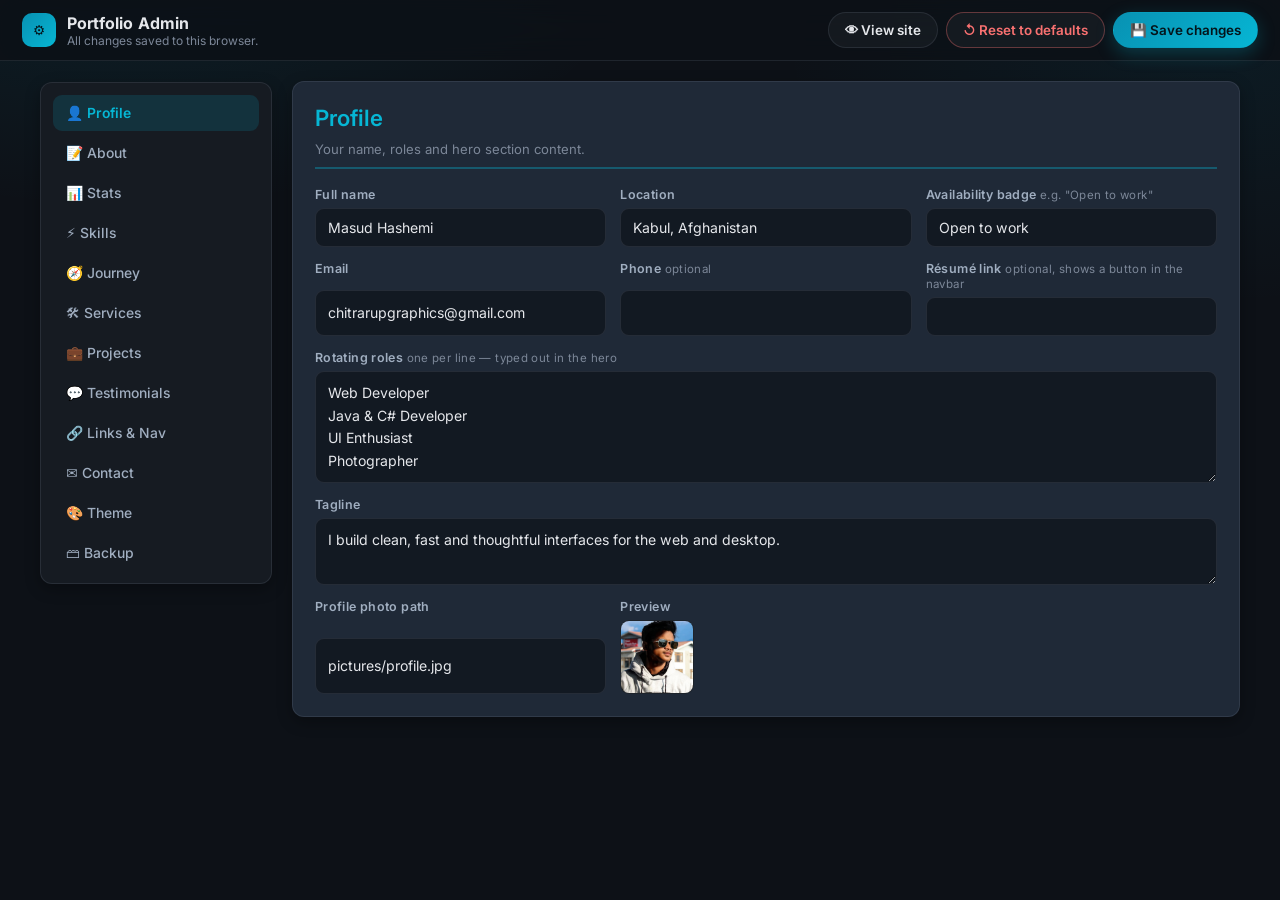
<file: admin.html>
<!DOCTYPE html>
<html lang="en">

<head>
  <meta charset="UTF-8" />
  <meta name="viewport" content="width=device-width, initial-scale=1.0" />
  <meta name="robots" content="noindex" />
  <title>Portfolio Admin</title>
  <link rel="stylesheet" href="admin.css" />
</head>

<body>

  <header class="admin-top">
    <div class="admin-brand">
      <span class="mark">⚙</span>
      <div>
        <h1>Portfolio Admin <span class="dirty-dot" id="dirtyDot" title="Unsaved changes"></span></h1>
        <p id="savedInfo">Edit every detail of your site — no code required.</p>
      </div>
    </div>

    <div class="admin-actions" id="adminActions">
      <a class="btn" href="index.html" target="_blank" rel="noopener">👁 View site</a>
      <button class="btn btn-danger" id="resetBtn">↺ Reset to defaults</button>
      <button class="btn btn-primary" id="saveBtn">💾 Save changes</button>
    </div>
  </header>

  <div class="admin-layout">

    <nav class="admin-nav" id="adminNav">
      <button class="active" data-panel="profile">👤 Profile</button>
      <button data-panel="about">📝 About</button>
      <button data-panel="stats">📊 Stats</button>
      <button data-panel="skills">⚡ Skills</button>
      <button data-panel="journey">🧭 Journey</button>
      <button data-panel="services">🛠 Services</button>
      <button data-panel="projects">💼 Projects</button>
      <button data-panel="testimonials">💬 Testimonials</button>
      <button data-panel="socials">🔗 Links &amp; Nav</button>
      <button data-panel="contact">✉️ Contact</button>
      <button data-panel="theme">🎨 Theme</button>
      <button data-panel="data">🗃 Backup</button>
    </nav>

    <main class="admin-main">

      <!-- ---------- PROFILE ---------- -->
      <section class="panel active" id="panel-profile">
        <div class="panel-head">
          <h2>Profile</h2>
          <p>Your name, roles and hero section content.</p>
        </div>

        <div class="field-grid">
          <div class="field">
            <label for="p-name">Full name</label>
            <input type="text" id="p-name" data-bind="profile.name" />
          </div>
          <div class="field">
            <label for="p-location">Location</label>
            <input type="text" id="p-location" data-bind="profile.location" />
          </div>
          <div class="field">
            <label for="p-availability">Availability badge <span class="hint">e.g. "Open to work"</span></label>
            <input type="text" id="p-availability" data-bind="profile.availability" />
          </div>
          <div class="field">
            <label for="p-email">Email</label>
            <input type="email" id="p-email" data-bind="profile.email" />
          </div>
          <div class="field">
            <label for="p-phone">Phone <span class="hint">optional</span></label>
            <input type="text" id="p-phone" data-bind="profile.phone" />
          </div>
          <div class="field">
            <label for="p-resume">Résumé link <span class="hint">optional, shows a button in the navbar</span></label>
            <input type="text" id="p-resume" data-bind="profile.resumeUrl" />
          </div>
          <div class="field full">
            <label for="p-roles">Rotating roles <span class="hint">one per line — typed out in the hero</span></label>
            <textarea id="p-roles" rows="4" data-bind="profile.roles" data-type="lines"></textarea>
          </div>
          <div class="field full">
            <label for="p-tagline">Tagline</label>
            <textarea id="p-tagline" rows="2" data-bind="profile.tagline"></textarea>
          </div>
          <div class="field">
            <label for="p-photo">Profile photo path</label>
            <input type="text" id="p-photo" data-bind="profile.photo" data-preview="p-photo-prev" />
          </div>
          <div class="field">
            <label>Preview</label>
            <img class="thumb-preview" id="p-photo-prev" src="" alt="" />
          </div>
        </div>
      </section>

      <!-- ---------- ABOUT ---------- -->
      <section class="panel" id="panel-about">
        <div class="panel-head">
          <h2>About</h2>
          <p>The introduction paragraph and its bullet highlights.</p>
        </div>

        <div class="field-grid">
          <div class="field full">
            <label for="a-heading">Section heading</label>
            <input type="text" id="a-heading" data-bind="about.heading" />
          </div>
          <div class="field full">
            <label for="a-body">About text</label>
            <textarea id="a-body" rows="6" data-bind="about.body"></textarea>
          </div>
          <div class="field full">
            <label for="a-highlights">Highlights <span class="hint">one per line</span></label>
            <textarea id="a-highlights" rows="4" data-bind="about.highlights" data-type="lines"></textarea>
          </div>
        </div>
      </section>

      <!-- ---------- REPEATER PANELS ---------- -->
      <section class="panel" id="panel-stats">
        <div class="panel-head">
          <h2>Stats</h2>
          <button class="btn btn-sm" data-add="stats">+ Add stat</button>
          <p>The counting figures shown under the hero.</p>
        </div>
        <div class="item-list" id="list-stats"></div>
      </section>

      <section class="panel" id="panel-skills">
        <div class="panel-head">
          <h2>Skills &amp; Certificates</h2>
          <button class="btn btn-sm" data-add="skills">+ Add skill</button>
          <p>Each skill shows a badge, a proficiency bar and its certificate modal.</p>
        </div>
        <div class="item-list" id="list-skills"></div>
      </section>

      <section class="panel" id="panel-journey">
        <div class="panel-head">
          <h2>Journey</h2>
          <button class="btn btn-sm" data-add="journey">+ Add entry</button>
          <p>Experience and education, shown as a timeline in the order listed here.</p>
        </div>
        <div class="item-list" id="list-journey"></div>
      </section>

      <section class="panel" id="panel-services">
        <div class="panel-head">
          <h2>Services</h2>
          <button class="btn btn-sm" data-add="services">+ Add service</button>
          <p>What you offer. The icon field takes any emoji.</p>
        </div>
        <div class="item-list" id="list-services"></div>
      </section>

      <section class="panel" id="panel-projects">
        <div class="panel-head">
          <h2>Projects</h2>
          <button class="btn btn-sm" data-add="projects">+ Add project</button>
          <p>Tags become the filter buttons on the site.</p>
        </div>
        <div class="item-list" id="list-projects"></div>
      </section>

      <section class="panel" id="panel-testimonials">
        <div class="panel-head">
          <h2>Testimonials</h2>
          <button class="btn btn-sm" data-add="testimonials">+ Add testimonial</button>
          <p>Leave this list empty to hide the section entirely.</p>
        </div>
        <div class="item-list" id="list-testimonials"></div>
      </section>

      <section class="panel" id="panel-socials">
        <div class="panel-head">
          <h2>Links &amp; Navigation</h2>
          <p>Social icons appear in the hero and footer. Nav targets must match a section id.</p>
        </div>

        <div class="panel-head" style="border:none;margin-top:6px;padding:0">
          <h2 style="font-size:1.05rem">Social links</h2>
          <button class="btn btn-sm" data-add="socials">+ Add link</button>
        </div>
        <div class="item-list" id="list-socials"></div>

        <div class="panel-head" style="border:none;margin-top:22px;padding:0">
          <h2 style="font-size:1.05rem">Navigation menu</h2>
          <button class="btn btn-sm" data-add="nav">+ Add item</button>
        </div>
        <div class="item-list" id="list-nav"></div>
      </section>

      <!-- ---------- CONTACT ---------- -->
      <section class="panel" id="panel-contact">
        <div class="panel-head">
          <h2>Contact</h2>
          <p>The contact form opens the visitor's mail app addressed to you.</p>
        </div>

        <div class="field-grid">
          <div class="field">
            <label for="c-heading">Heading</label>
            <input type="text" id="c-heading" data-bind="contact.heading" />
          </div>
          <div class="field">
            <label for="c-email">Contact email</label>
            <input type="email" id="c-email" data-bind="contact.email" />
          </div>
          <div class="field">
            <label for="c-phone">Phone <span class="hint">optional</span></label>
            <input type="text" id="c-phone" data-bind="contact.phone" />
          </div>
          <div class="field">
            <label for="c-location">Location</label>
            <input type="text" id="c-location" data-bind="contact.location" />
          </div>
          <div class="field full">
            <label for="c-blurb">Intro line</label>
            <textarea id="c-blurb" rows="2" data-bind="contact.blurb"></textarea>
          </div>
          <div class="field full">
            <label class="check">
              <input type="checkbox" id="c-form" data-bind="contact.formEnabled" data-type="bool" />
              Show the message form
            </label>
          </div>
          <div class="field full">
            <label for="f-text">Footer text</label>
            <input type="text" id="f-text" data-bind="footer.text" />
          </div>
        </div>
      </section>

      <!-- ---------- THEME ---------- -->
      <section class="panel" id="panel-theme">
        <div class="panel-head">
          <h2>Theme &amp; Meta</h2>
          <p>Browser tab title, icon and the accent colour used across the site.</p>
        </div>

        <div class="field-grid">
          <div class="field full">
            <label for="m-title">Browser tab title</label>
            <input type="text" id="m-title" data-bind="meta.siteTitle" />
          </div>
          <div class="field">
            <label for="m-favicon">Favicon emoji</label>
            <input type="text" id="m-favicon" data-bind="meta.favicon" maxlength="4" />
          </div>
          <div class="field">
            <label for="m-accent">Accent colour</label>
            <input type="color" id="m-accent" data-bind="meta.accent" />
          </div>
          <div class="field">
            <label for="m-accent2">Accent (deep)</label>
            <input type="color" id="m-accent2" data-bind="meta.accentSoft" />
          </div>
        </div>
      </section>

      <!-- ---------- DATA ---------- -->
      <section class="panel" id="panel-data">
        <div class="panel-head">
          <h2>Backup &amp; Publish</h2>
          <p>Saved edits live in this browser only. Download the data file and replace
            <code>portfolio-data.js</code> in your project to publish them for everyone.</p>
        </div>

        <div class="data-grid">
          <div class="data-card">
            <h3>Publish permanently</h3>
            <p>Downloads a ready-made <code>portfolio-data.js</code>. Drop it into your project folder,
              replacing the old one, and commit.</p>
            <button class="btn btn-primary" id="downloadJsBtn">⬇ Download data file</button>
          </div>

          <div class="data-card">
            <h3>Export / import JSON</h3>
            <p>Keep a backup of your content, or move it to another browser or machine.</p>
            <div class="admin-actions">
              <button class="btn" id="exportBtn">⬇ Export JSON</button>
              <button class="btn" id="importBtn">⬆ Import JSON</button>
              <input type="file" id="importFile" accept="application/json,.json" hidden />
            </div>
          </div>

          <div class="data-card" style="grid-column:1/-1">
            <h3>Raw content</h3>
            <p>Advanced: edit the JSON directly, then apply it. Invalid JSON is rejected.</p>
            <textarea class="json-view" id="jsonView" spellcheck="false"></textarea>
            <div class="admin-actions" style="margin-top:12px">
              <button class="btn" id="applyJsonBtn">Apply JSON</button>
              <button class="btn" id="refreshJsonBtn">Refresh view</button>
            </div>
          </div>
        </div>
      </section>

    </main>
  </div>

  <div class="toast" id="toast"></div>

  <script src="portfolio-data.js"></script>
  <script src="admin.js"></script>
</body>

</html>
</file>
<file: admin.css>
@import url('https://fonts.googleapis.com/css2?family=Inter:wght@100..900&display=swap');

/* Same tokens as the public site so both stay visually in sync. */
:root {
    --bg: #0d1117;
    --page: #161b22;
    --surface: #1f2937;
    --surface-2: #374151;
    --line: rgba(148, 163, 184, 0.14);
    --text: #e5e7eb;
    --muted: #a0aec0;
    --dim: #7c8798;

    --accent: #06b6d4;
    --accent-2: #0891b2;
    --accent-soft: rgba(6, 182, 212, 0.15);
    --accent-line: rgba(6, 182, 212, 0.35);
    --danger: #f87171;
    --danger-soft: rgba(248, 113, 113, 0.14);
    --ok: #4ade80;

    --radius: 12px;
    --radius-pill: 999px;
    --shadow: 0 5px 15px rgba(0, 0, 0, 0.3);
    --ease: cubic-bezier(0.4, 0, 0.2, 1);
    --sidebar-w: 232px;
}

* {
    box-sizing: border-box;
    margin: 0;
    padding: 0;
}

body {
    min-height: 100vh;
    background-color: var(--bg);
    background-image:
        radial-gradient(900px 500px at 10% -10%, rgba(6, 182, 212, 0.10), transparent 60%),
        radial-gradient(700px 420px at 95% 5%, rgba(8, 145, 178, 0.08), transparent 62%);
    background-attachment: fixed;
    font-family: 'Inter', system-ui, -apple-system, "Segoe UI", Roboto, sans-serif;
    color: var(--text);
    -webkit-font-smoothing: antialiased;
}

img {
    display: block;
    max-width: 100%;
}

a {
    color: var(--accent);
    text-decoration: none;
}

::-webkit-scrollbar {
    width: 10px;
    height: 10px;
}

::-webkit-scrollbar-track {
    background: var(--bg);
}

::-webkit-scrollbar-thumb {
    background: #2b3644;
    border-radius: var(--radius-pill);
}

/* =====================================================
    TOPBAR
===================================================== */
.admin-top {
    position: sticky;
    top: 0;
    z-index: 50;
    display: flex;
    align-items: center;
    justify-content: space-between;
    gap: 16px;
    padding: 12px 22px;
    background: rgba(13, 17, 23, 0.9);
    backdrop-filter: blur(14px) saturate(160%);
    border-bottom: 1px solid var(--line);
}

.admin-brand {
    display: flex;
    align-items: center;
    gap: 11px;
}

.admin-brand .mark {
    display: grid;
    place-items: center;
    height: 34px;
    width: 34px;
    border-radius: 10px;
    background: linear-gradient(135deg, var(--accent-2), var(--accent));
    color: #04141a;
    font-weight: 800;
    font-size: 0.85rem;
}

.admin-brand h1 {
    font-size: 1rem;
    font-weight: 700;
    letter-spacing: 0.01em;
}

.admin-brand p {
    color: var(--dim);
    font-size: 0.75rem;
}

.admin-actions {
    display: flex;
    flex-wrap: wrap;
    gap: 8px;
    align-items: center;
}

/* =====================================================
    BUTTONS
===================================================== */
.btn {
    display: inline-flex;
    align-items: center;
    gap: 7px;
    padding: 9px 16px;
    border: 1px solid transparent;
    border-radius: var(--radius-pill);
    background: rgba(255, 255, 255, 0.04);
    border-color: var(--line);
    color: var(--text);
    font-family: inherit;
    font-size: 0.84rem;
    font-weight: 600;
    cursor: pointer;
    transition: all 0.2s var(--ease);
}

.btn:hover {
    border-color: var(--accent-line);
    background: var(--accent-soft);
    transform: translateY(-1px);
}

.btn-primary {
    background: linear-gradient(135deg, var(--accent-2), var(--accent));
    border-color: transparent;
    color: #04141a;
    box-shadow: 0 6px 18px rgba(6, 182, 212, 0.25);
}

.btn-primary:hover {
    background: linear-gradient(135deg, var(--accent), var(--accent-2));
    box-shadow: 0 10px 24px rgba(6, 182, 212, 0.35);
}

.btn-danger {
    color: var(--danger);
    border-color: rgba(248, 113, 113, 0.35);
}

.btn-danger:hover {
    background: var(--danger-soft);
    border-color: var(--danger);
}

.btn-sm {
    padding: 6px 12px;
    font-size: 0.78rem;
}

.btn-icon {
    padding: 6px 10px;
    border-radius: 8px;
}

/* =====================================================
    LAYOUT
===================================================== */
.admin-layout {
    display: grid;
    grid-template-columns: var(--sidebar-w) 1fr;
    gap: 20px;
    max-width: 1240px;
    margin: 20px auto 60px;
    padding: 0 20px;
    align-items: start;
}

.admin-nav {
    position: sticky;
    top: 82px;
    display: grid;
    gap: 4px;
    padding: 12px;
    background: var(--page);
    border: 1px solid var(--line);
    border-radius: var(--radius);
    box-shadow: var(--shadow);
}

.admin-nav button {
    display: flex;
    align-items: center;
    gap: 10px;
    width: 100%;
    padding: 10px 13px;
    border: none;
    border-radius: 9px;
    background: transparent;
    color: var(--muted);
    font-family: inherit;
    font-size: 0.87rem;
    font-weight: 500;
    text-align: left;
    cursor: pointer;
    transition: all 0.2s var(--ease);
}

.admin-nav button:hover {
    background: rgba(255, 255, 255, 0.05);
    color: var(--text);
}

.admin-nav button.active {
    background: var(--accent-soft);
    color: var(--accent);
    font-weight: 600;
}

.admin-main {
    min-width: 0;
    display: grid;
    gap: 18px;
}

/* =====================================================
    PANELS
===================================================== */
.panel {
    display: none;
    padding: 22px;
    background: var(--surface);
    border: 1px solid var(--line);
    border-radius: var(--radius);
    box-shadow: var(--shadow);
}

.panel.active {
    display: block;
    animation: fadeUp 0.35s var(--ease);
}

@keyframes fadeUp {
    from {
        opacity: 0;
        transform: translateY(10px);
    }

    to {
        opacity: 1;
        transform: none;
    }
}

.panel-head {
    margin-bottom: 18px;
    padding-bottom: 10px;
    border-bottom: 2px solid var(--accent-line);
    display: flex;
    flex-wrap: wrap;
    gap: 10px;
    align-items: center;
    justify-content: space-between;
}

.panel-head h2 {
    color: var(--accent);
    font-size: 1.4rem;
    font-weight: 600;
}

.panel-head p {
    width: 100%;
    color: var(--dim);
    font-size: 0.82rem;
}

/* =====================================================
    FORM FIELDS
===================================================== */
.field-grid {
    display: grid;
    grid-template-columns: repeat(auto-fit, minmax(240px, 1fr));
    gap: 14px;
}

.field {
    display: grid;
    gap: 6px;
    min-width: 0;
}

.field.full {
    grid-column: 1 / -1;
}

.field label {
    color: var(--muted);
    font-size: 0.78rem;
    font-weight: 600;
    letter-spacing: 0.03em;
}

.field .hint {
    color: var(--dim);
    font-size: 0.72rem;
    font-weight: 400;
}

input[type="text"],
input[type="email"],
input[type="url"],
input[type="number"],
textarea,
select {
    width: 100%;
    padding: 10px 12px;
    border: 1px solid var(--line);
    border-radius: 9px;
    background: rgba(13, 17, 23, 0.65);
    color: var(--text);
    font-family: inherit;
    font-size: 0.88rem;
    transition: border-color 0.2s var(--ease), box-shadow 0.2s var(--ease);
}

textarea {
    resize: vertical;
    line-height: 1.6;
}

input:focus,
textarea:focus,
select:focus {
    outline: none;
    border-color: var(--accent);
    box-shadow: 0 0 0 3px var(--accent-soft);
}

input[type="color"] {
    width: 100%;
    height: 40px;
    padding: 3px;
    border: 1px solid var(--line);
    border-radius: 9px;
    background: rgba(13, 17, 23, 0.65);
    cursor: pointer;
}

input[type="range"] {
    width: 100%;
    accent-color: var(--accent);
}

.check {
    display: flex;
    align-items: center;
    gap: 9px;
    color: var(--muted);
    font-size: 0.86rem;
    cursor: pointer;
}

.check input {
    height: 17px;
    width: 17px;
    accent-color: var(--accent);
    cursor: pointer;
}

/* =====================================================
    REPEATABLE ITEM CARDS
===================================================== */
.item-list {
    display: grid;
    gap: 14px;
}

.item-card {
    border: 1px solid var(--line);
    border-radius: var(--radius);
    background: rgba(255, 255, 255, 0.03);
    overflow: hidden;
    transition: border-color 0.2s var(--ease);
}

.item-card:hover {
    border-color: var(--accent-line);
}

.item-head {
    display: flex;
    align-items: center;
    gap: 10px;
    padding: 11px 14px;
    background: rgba(13, 17, 23, 0.45);
    border-bottom: 1px solid var(--line);
}

.item-index {
    display: grid;
    place-items: center;
    height: 24px;
    width: 24px;
    flex: none;
    border-radius: 7px;
    background: var(--accent-soft);
    border: 1px solid var(--accent-line);
    color: var(--accent);
    font-size: 0.74rem;
    font-weight: 700;
}

.item-title {
    flex: 1;
    min-width: 0;
    font-size: 0.9rem;
    font-weight: 600;
    white-space: nowrap;
    overflow: hidden;
    text-overflow: ellipsis;
}

.item-tools {
    display: flex;
    gap: 5px;
    flex: none;
}

.item-body {
    padding: 16px;
    display: grid;
    grid-template-columns: repeat(auto-fit, minmax(230px, 1fr));
    gap: 14px;
}

.subhead {
    grid-column: 1 / -1;
    margin-top: 4px;
    color: var(--accent);
    font-size: 0.76rem;
    font-weight: 700;
    letter-spacing: 0.08em;
    text-transform: uppercase;
}

.thumb-preview {
    height: 74px;
    width: 74px;
    border-radius: 9px;
    object-fit: cover;
    border: 1px solid var(--line);
    background: #0b0f14;
}

.empty {
    padding: 26px;
    text-align: center;
    color: var(--dim);
    font-size: 0.86rem;
    border: 1px dashed var(--line);
    border-radius: var(--radius);
}

/* =====================================================
    DATA / BACKUP PANEL
===================================================== */
.data-grid {
    display: grid;
    grid-template-columns: repeat(auto-fit, minmax(250px, 1fr));
    gap: 14px;
}

.data-card {
    padding: 18px;
    border: 1px solid var(--line);
    border-radius: var(--radius);
    background: rgba(255, 255, 255, 0.03);
}

.data-card h3 {
    color: var(--text);
    font-size: 0.98rem;
    margin-bottom: 6px;
}

.data-card p {
    color: var(--muted);
    font-size: 0.83rem;
    line-height: 1.6;
    margin-bottom: 12px;
}

.json-view {
    width: 100%;
    min-height: 260px;
    font-family: ui-monospace, SFMono-Regular, Consolas, monospace;
    font-size: 0.78rem;
    line-height: 1.6;
}

/* =====================================================
    TOAST
===================================================== */
.toast {
    position: fixed;
    right: 20px;
    bottom: 20px;
    z-index: 200;
    display: flex;
    align-items: center;
    gap: 9px;
    padding: 13px 18px;
    border: 1px solid var(--accent-line);
    border-radius: var(--radius);
    background: rgba(13, 17, 23, 0.96);
    box-shadow: 0 12px 30px rgba(0, 0, 0, 0.5);
    color: var(--text);
    font-size: 0.86rem;
    opacity: 0;
    visibility: hidden;
    transform: translateY(14px);
    transition: all 0.3s var(--ease);
}

.toast.show {
    opacity: 1;
    visibility: visible;
    transform: none;
}

.toast.error {
    border-color: var(--danger);
    color: var(--danger);
}

.toast::before {
    content: '●';
    color: var(--ok);
    font-size: 0.7rem;
}

.toast.error::before {
    color: var(--danger);
}

/* Unsaved-changes marker */
.dirty-dot {
    display: none;
    height: 8px;
    width: 8px;
    border-radius: 50%;
    background: #fbbf24;
    box-shadow: 0 0 0 3px rgba(251, 191, 36, 0.2);
}

.dirty .dirty-dot {
    display: block;
}

/* =====================================================
    RESPONSIVE
===================================================== */
@media (max-width: 860px) {
    .admin-layout {
        grid-template-columns: 1fr;
        padding: 0 14px;
    }

    .admin-nav {
        position: static;
        grid-template-columns: repeat(auto-fit, minmax(120px, 1fr));
        grid-auto-flow: row;
    }

    .admin-nav button {
        justify-content: center;
        text-align: center;
        padding: 9px;
        font-size: 0.8rem;
    }
}

@media (max-width: 560px) {
    .admin-top {
        flex-direction: column;
        align-items: stretch;
    }

    .admin-actions {
        justify-content: stretch;
    }

    .admin-actions .btn {
        flex: 1;
        justify-content: center;
    }
}
</file>
